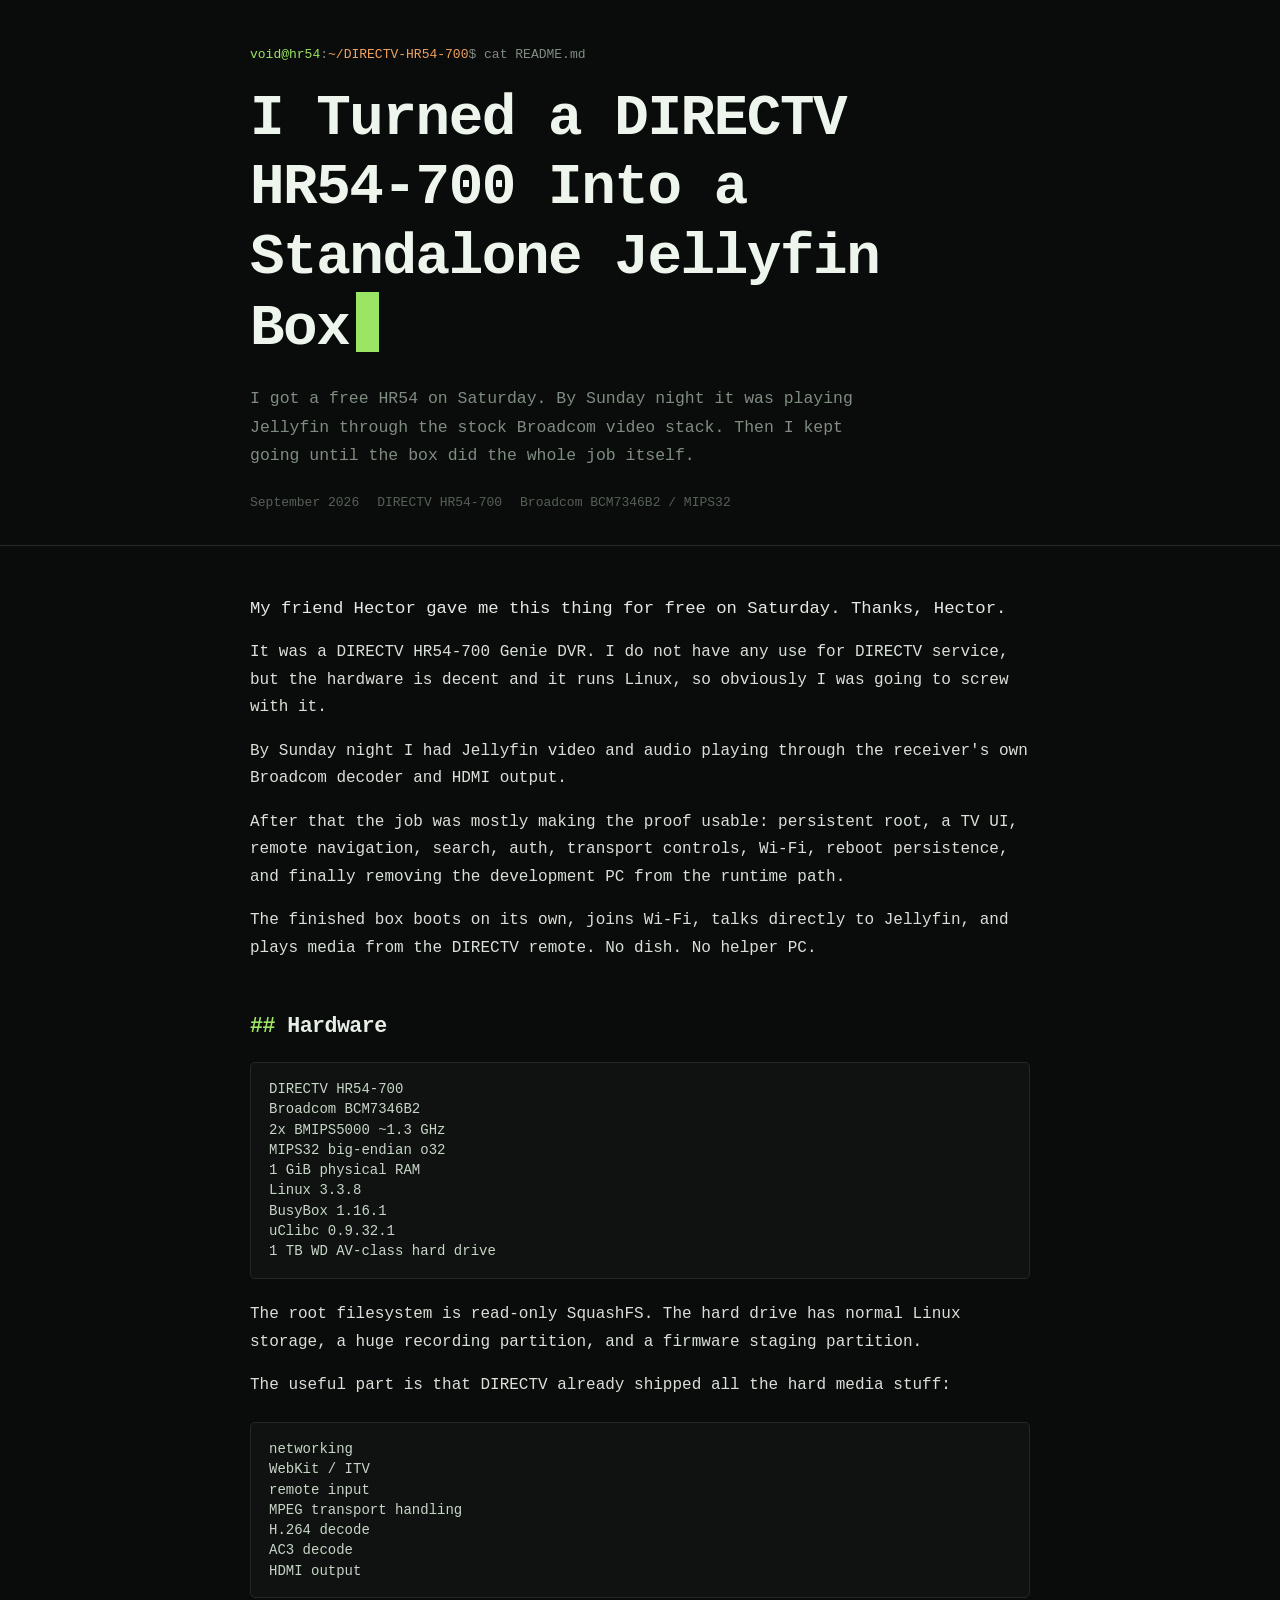
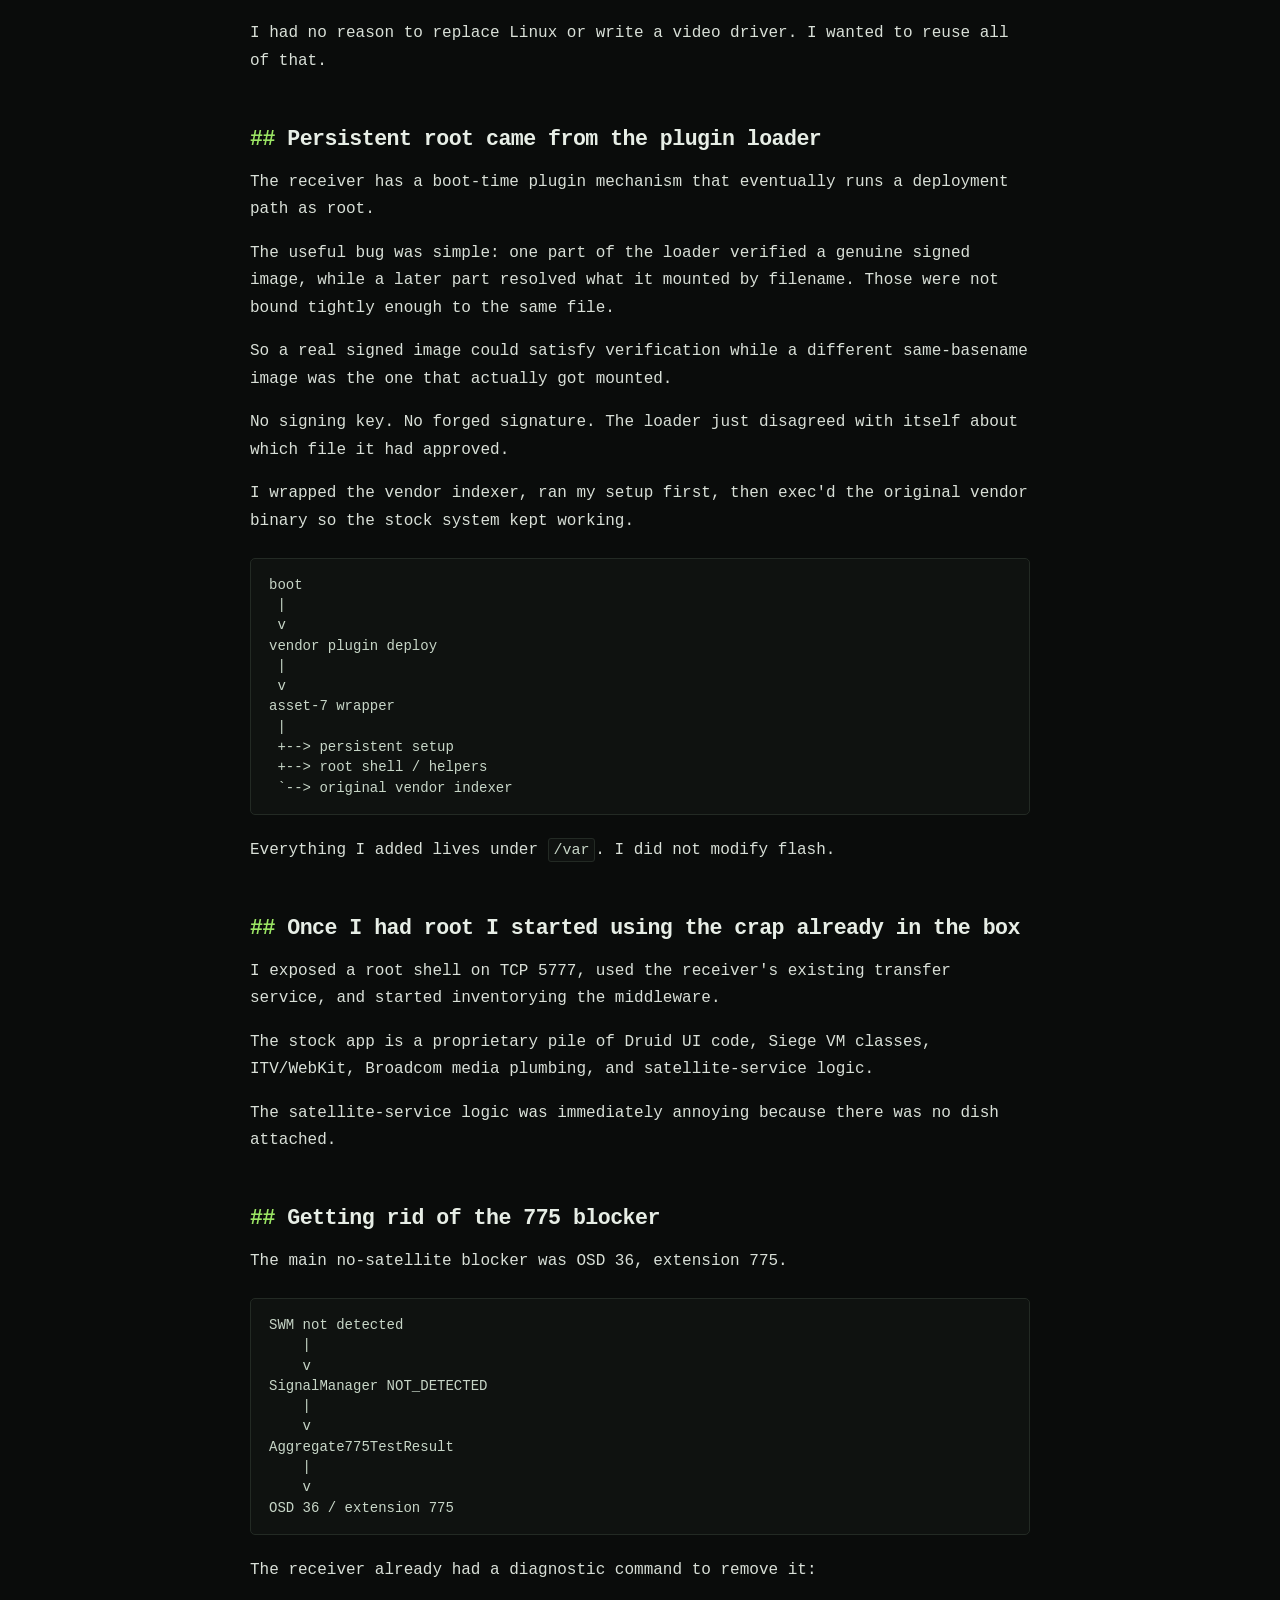
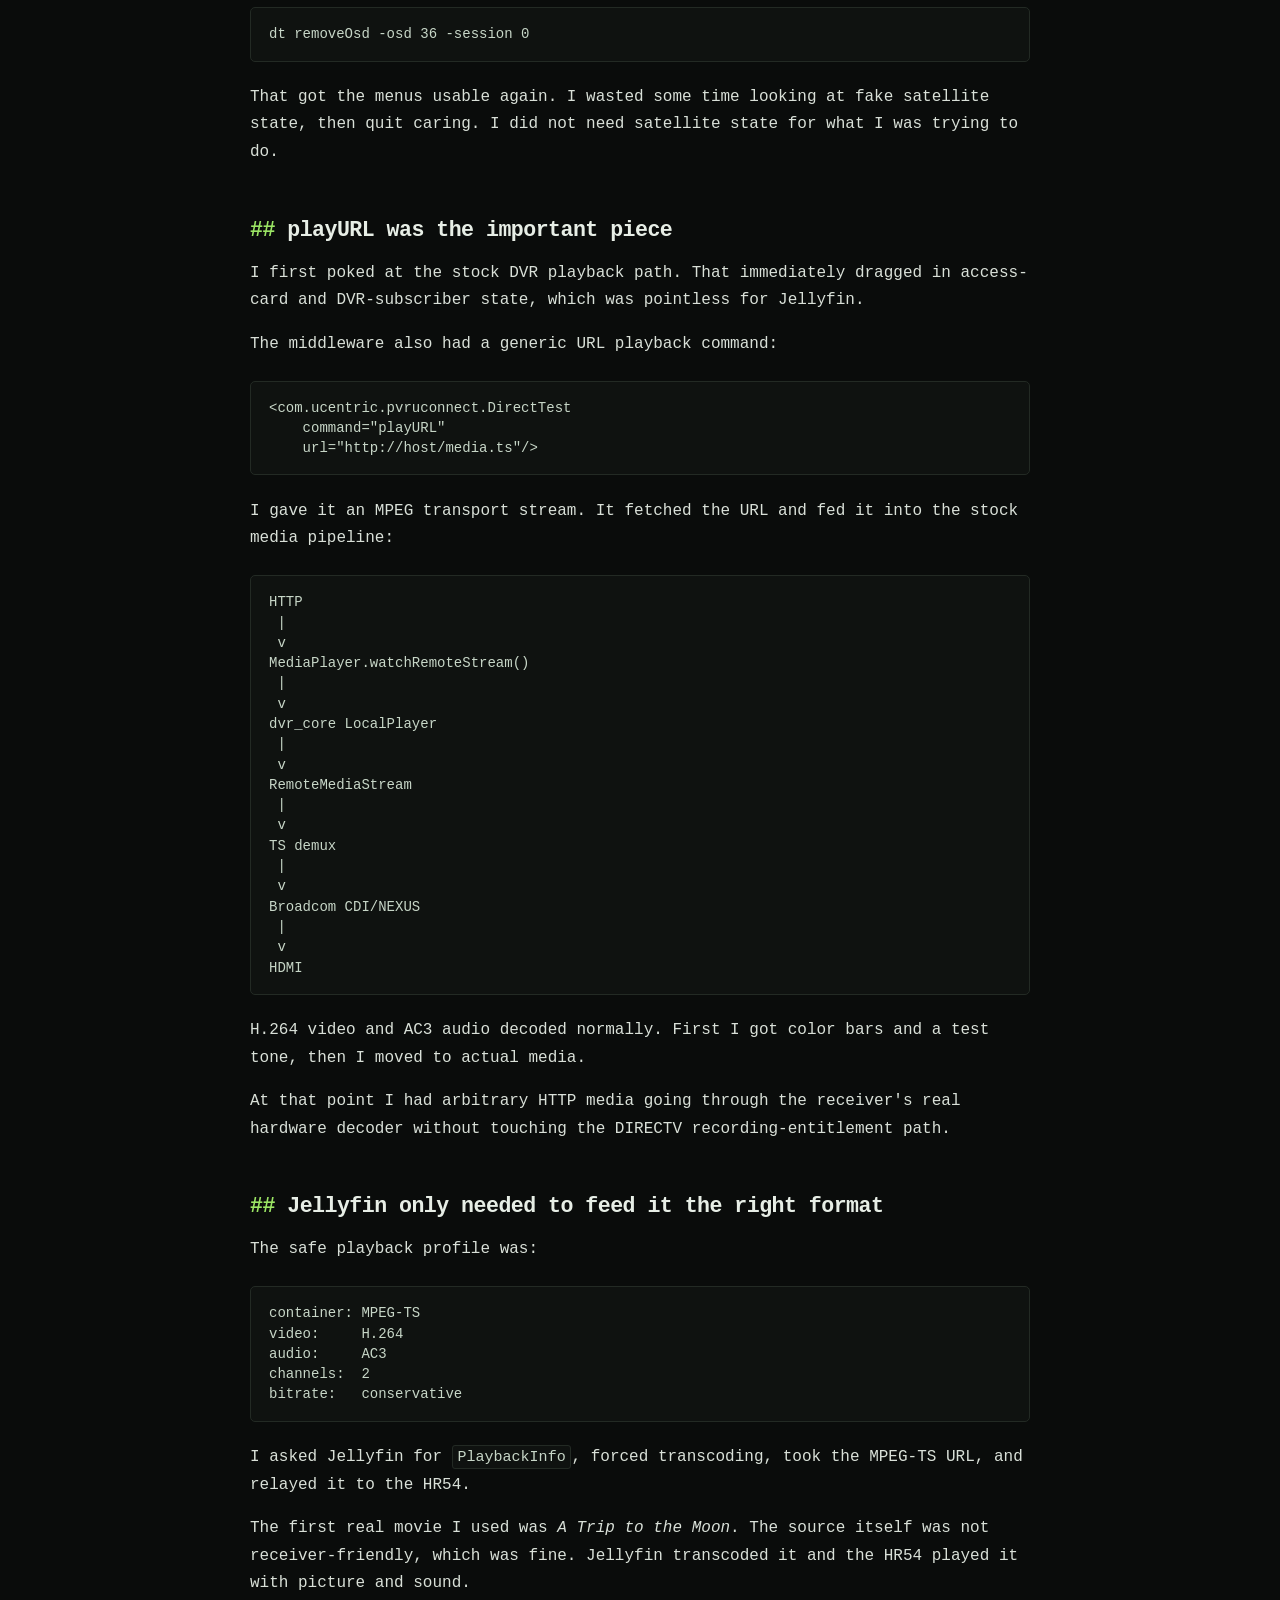
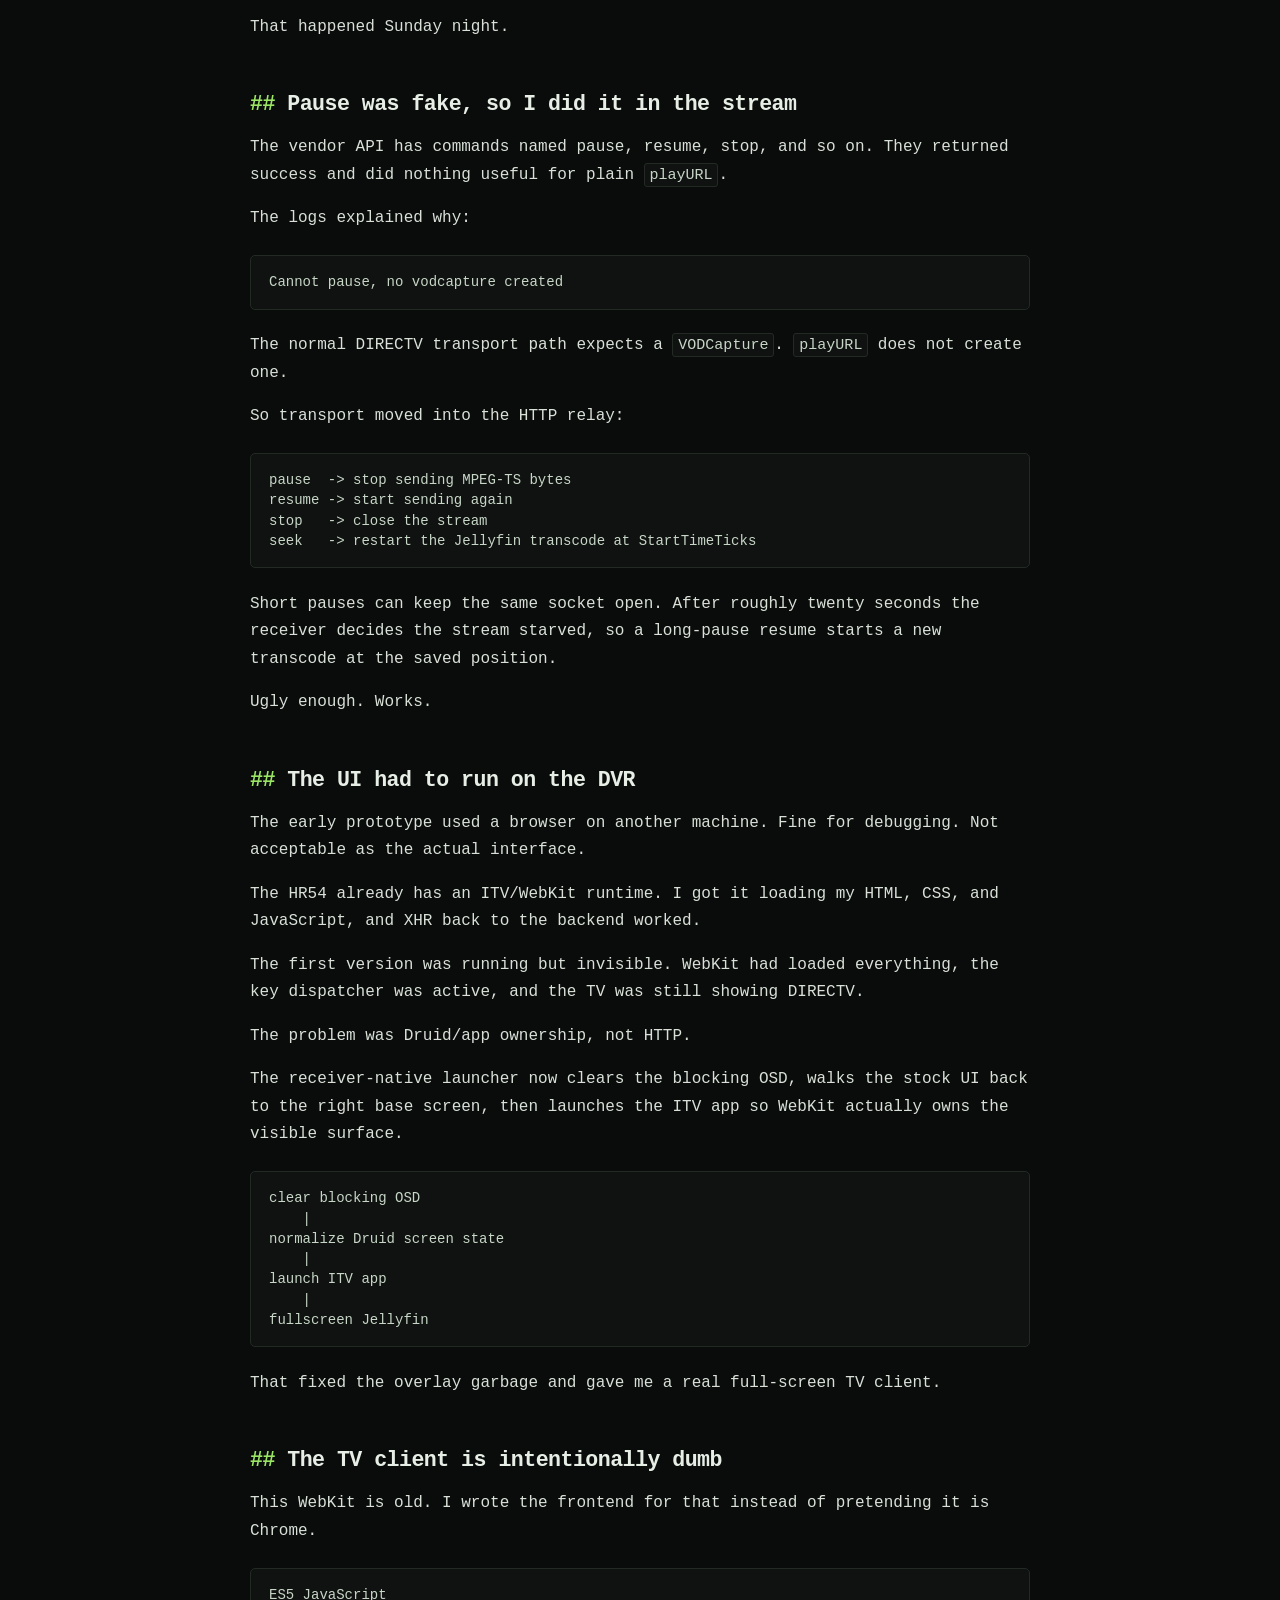
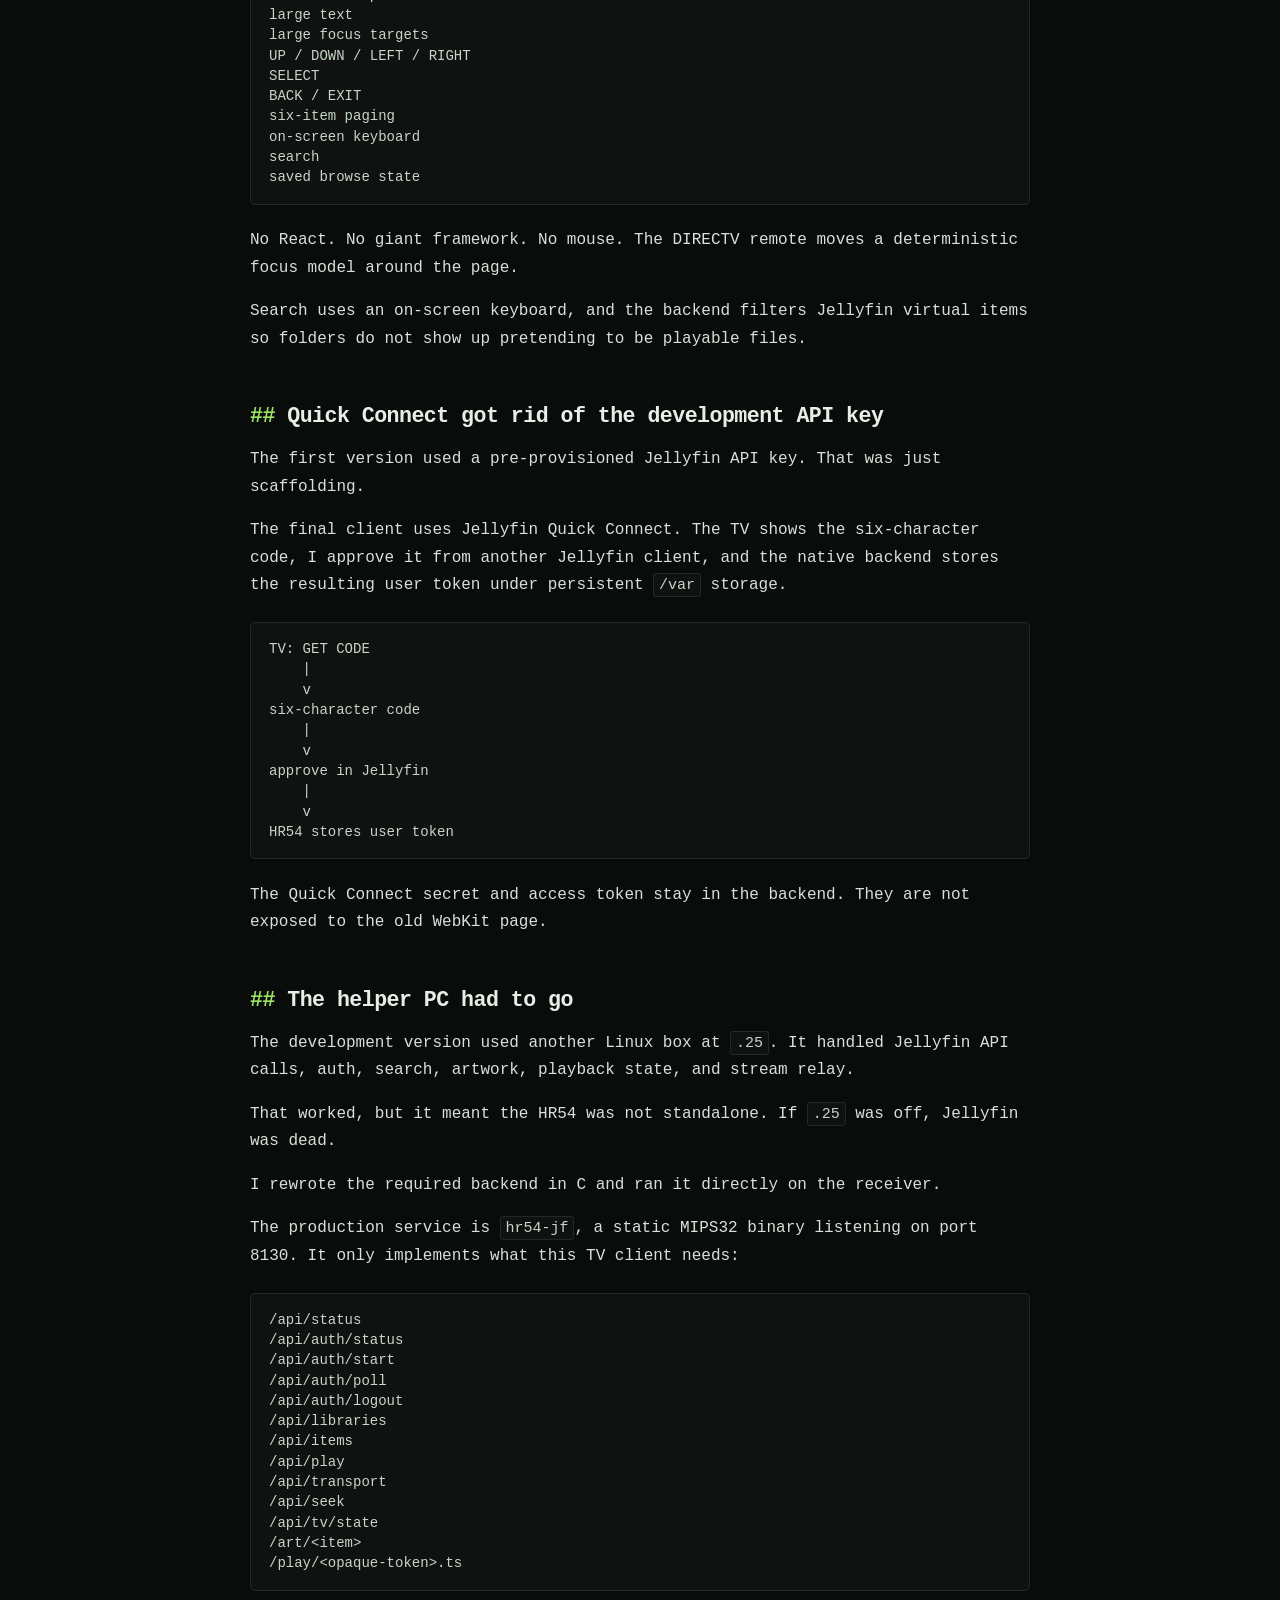
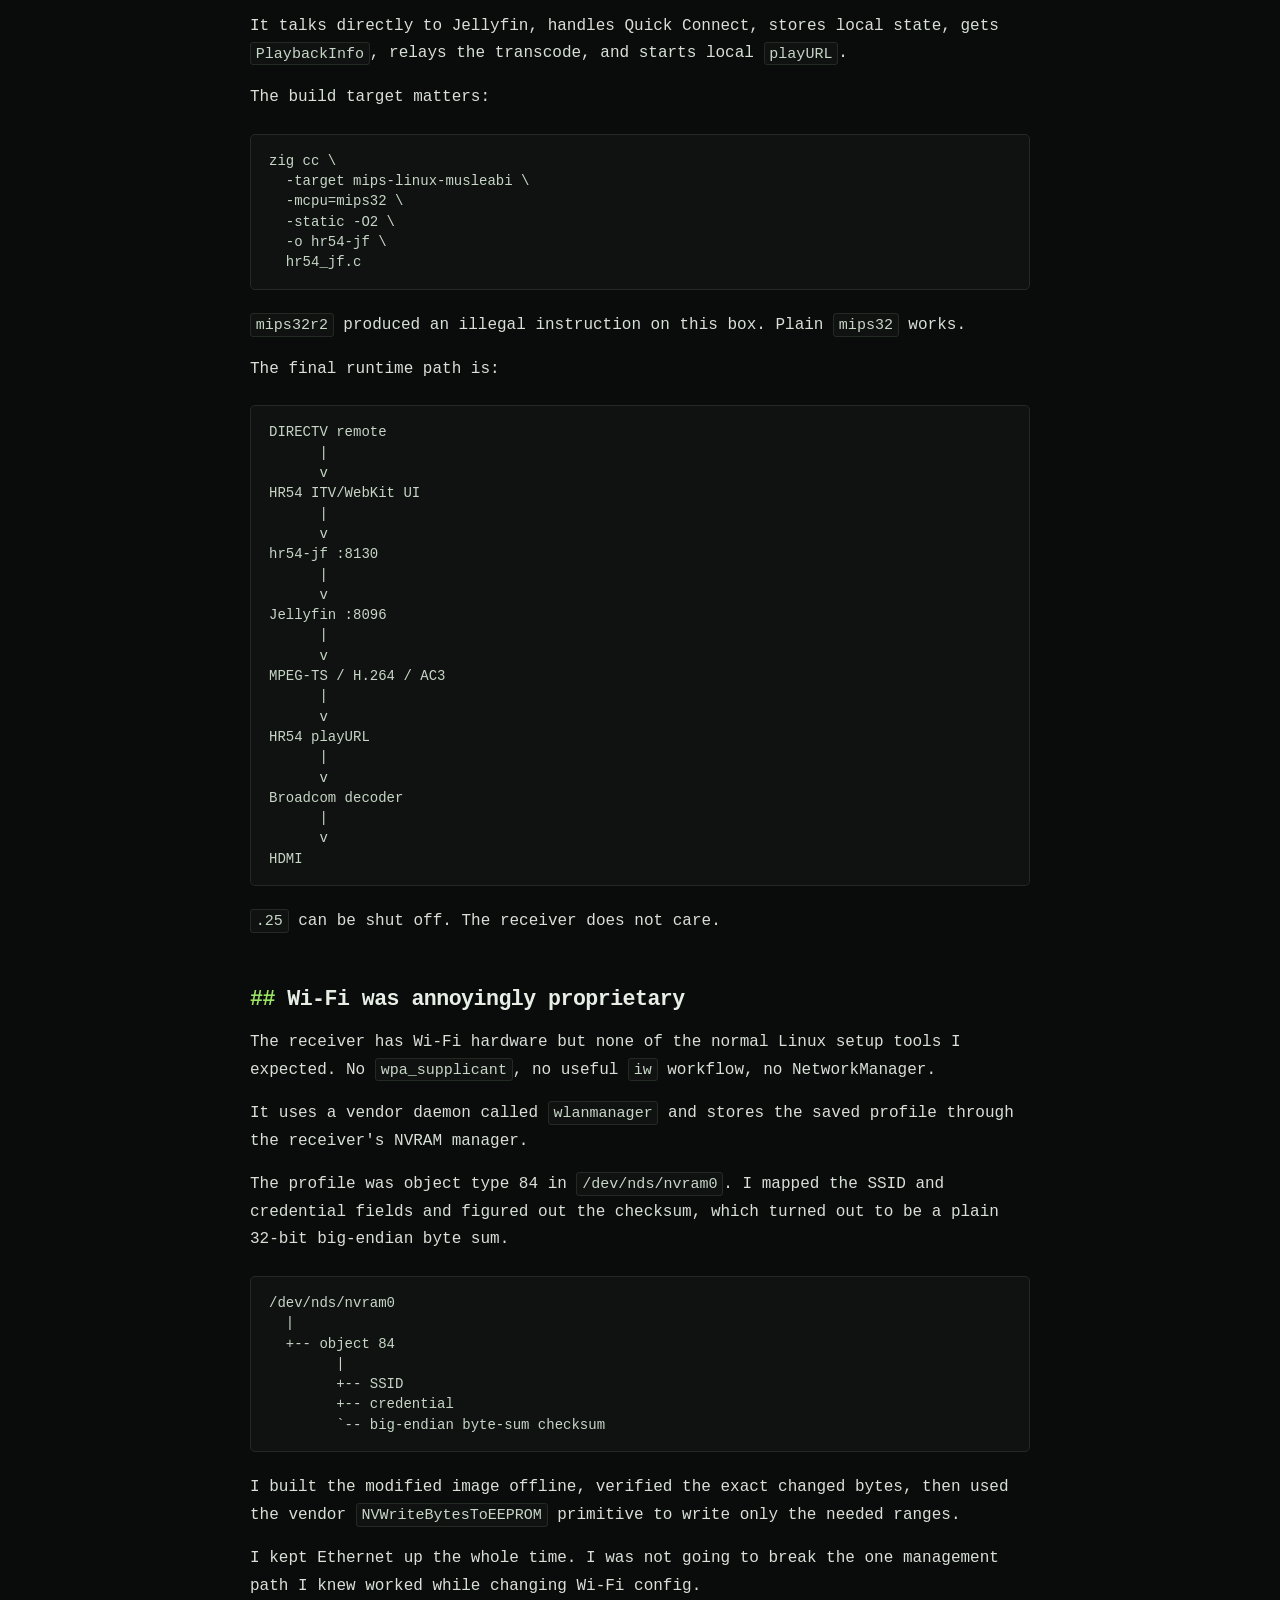
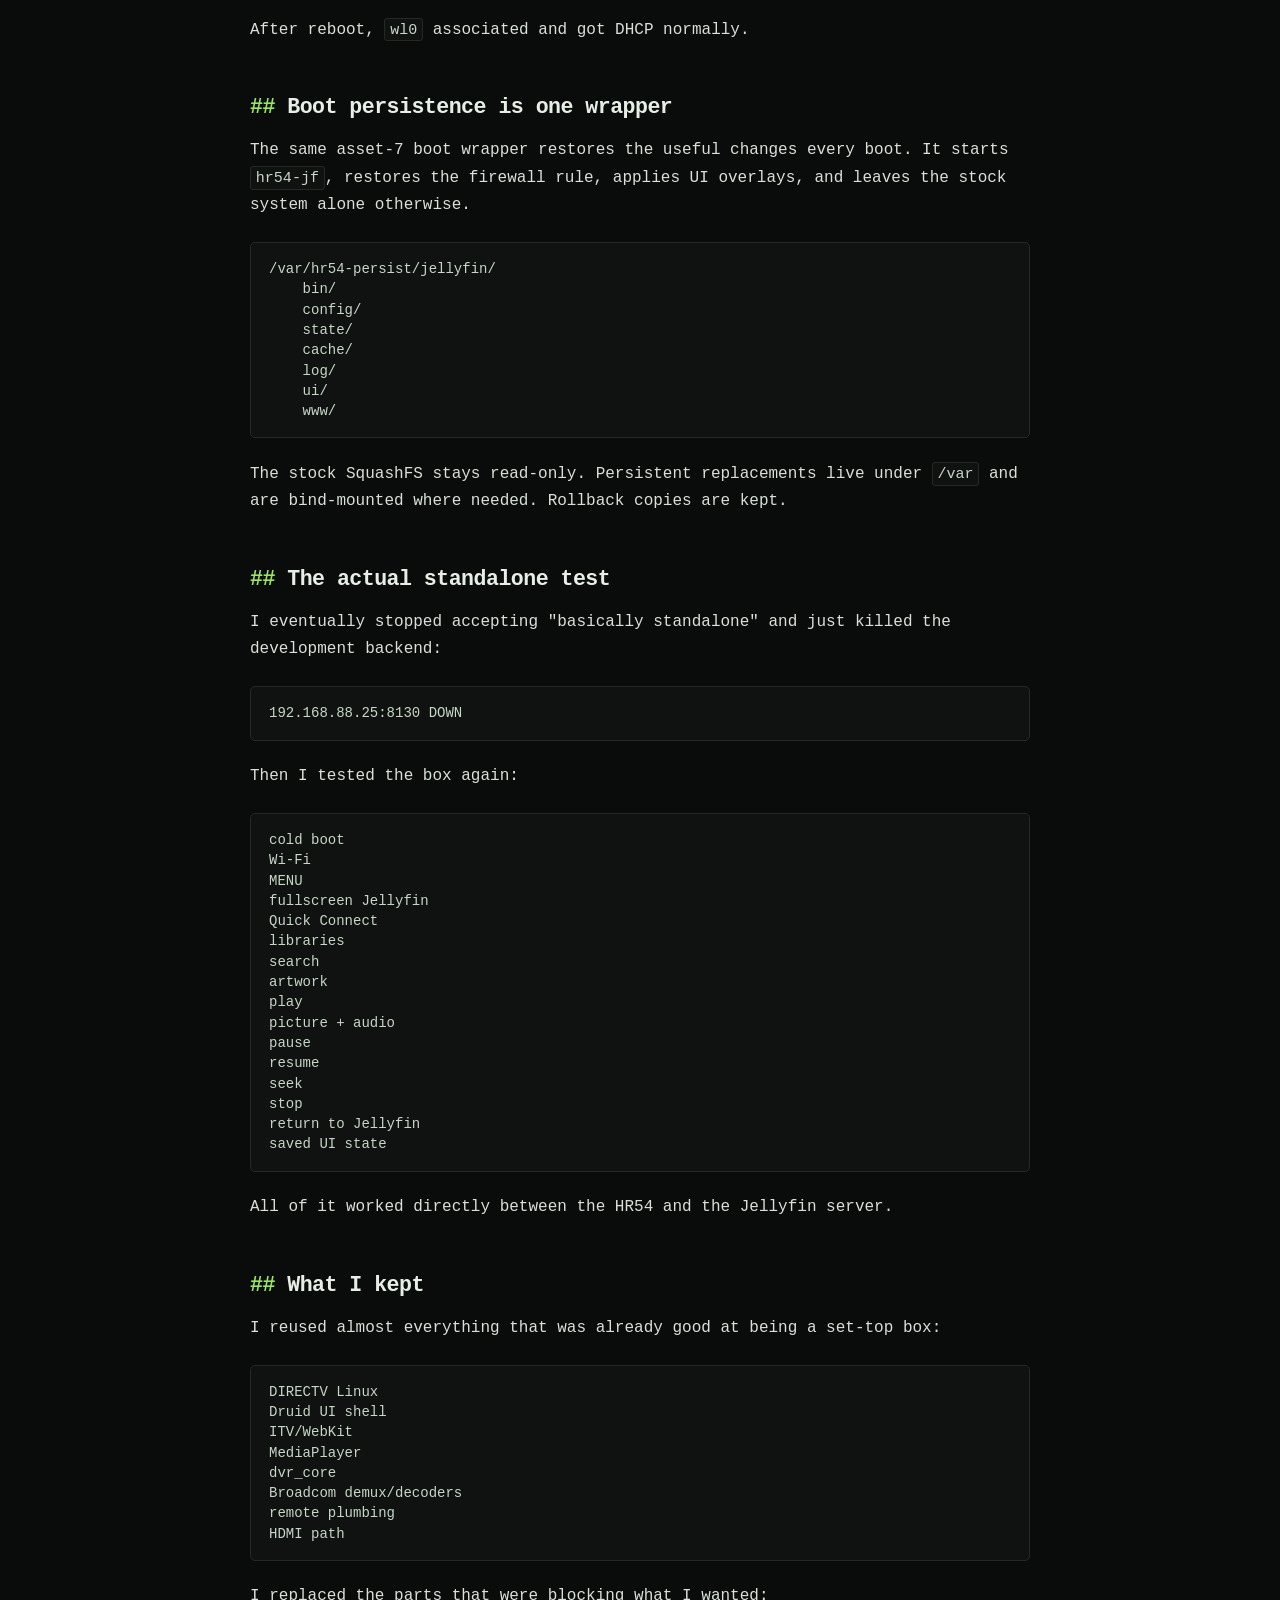
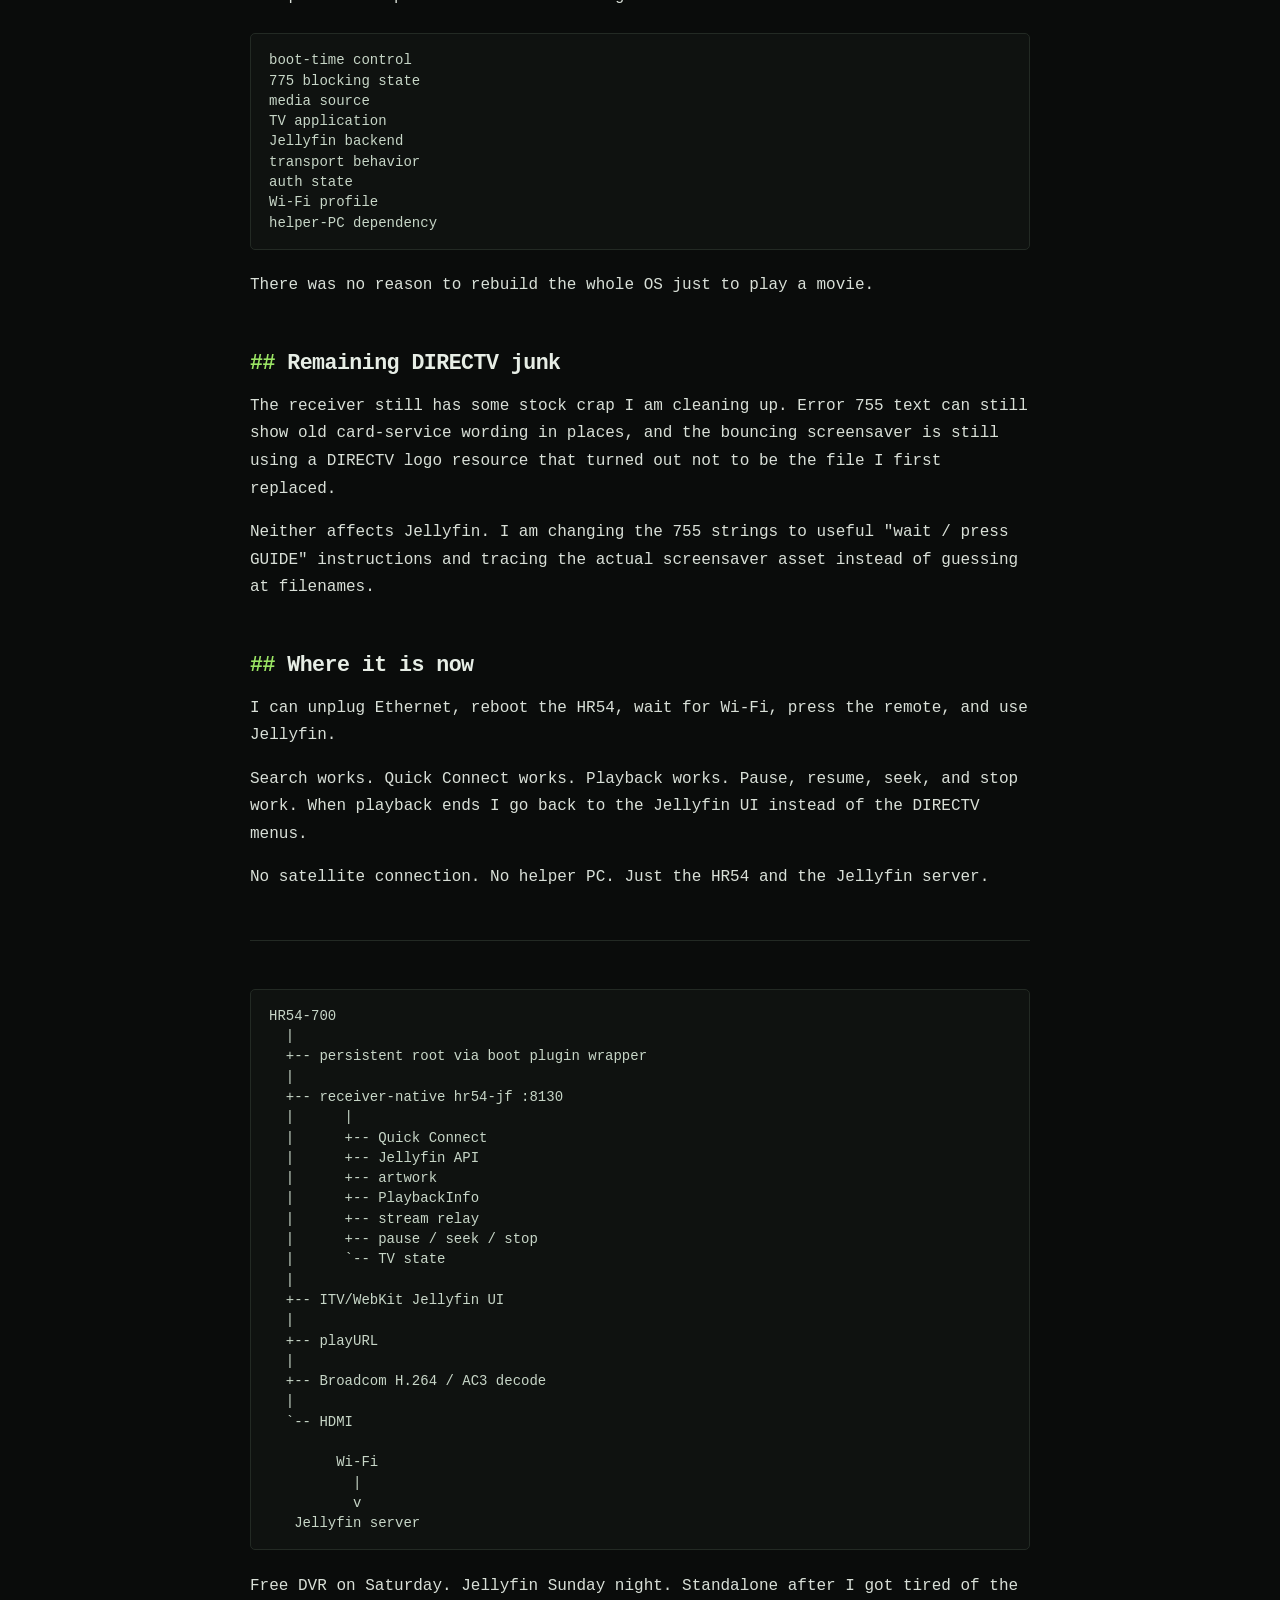
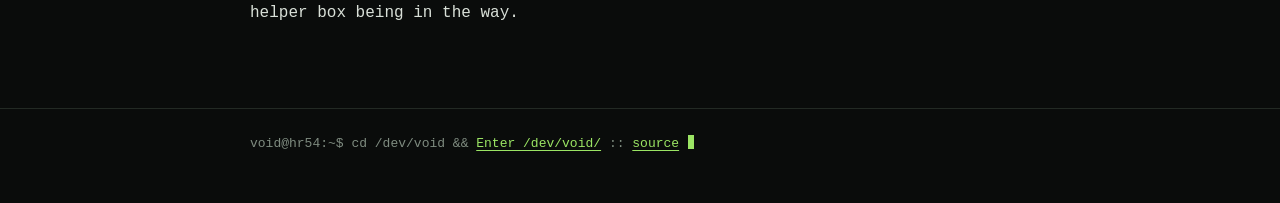
<file: index.html>
<!doctype html>
<html lang="en">
<head>
  <meta charset="utf-8">
  <meta name="viewport" content="width=device-width, initial-scale=1">
  <title>I Turned a DIRECTV HR54-700 Into a Standalone Jellyfin Box</title>
  <meta name="description" content="How I turned a free DIRECTV HR54-700 Genie DVR into a standalone Jellyfin box using persistent root, the stock Broadcom decoder, vendor WebKit, Wi-Fi, Quick Connect, and a native MIPS backend.">
  <meta name="theme-color" content="#0a0c0b">
  <meta property="og:title" content="I Turned a DIRECTV HR54-700 Into a Standalone Jellyfin Box">
  <meta property="og:description" content="A free HR54 on Saturday, Jellyfin playback by Sunday night, and eventually no helper PC left in the final architecture.">
  <meta property="og:type" content="article">
  <meta name="devvoid:post" content="1">
  <meta name="devvoid:title" content="I Turned a DIRECTV HR54-700 Into a Standalone Jellyfin Box">
  <meta name="devvoid:summary" content="A free DIRECTV HR54-700 turned into a standalone Jellyfin box using the stock Broadcom decoder, vendor WebKit, Wi-Fi, Quick Connect, and a native MIPS backend.">
  <meta name="devvoid:published" content="2026-09-28T17:49:46Z">
  <meta name="devvoid:tags" content="directv, hr54, jellyfin, reverse-engineering, embedded-linux">
  <style>
    :root {
      color-scheme: dark;
      --bg: #0a0c0b;
      --panel: #0f1210;
      --text: #d9e0d8;
      --muted: #7f8c80;
      --dim: #566057;
      --accent: #9be564;
      --accent-2: #f0a35e;
      --line: #232a24;
      --code: #c7d6c7;
      --max: 780px;
    }

    * { box-sizing: border-box; }

    html {
      background: var(--bg);
      scroll-behavior: smooth;
    }

    body {
      margin: 0;
      background: var(--bg);
      color: var(--text);
      font-family: ui-monospace, SFMono-Regular, Menlo, Monaco, Consolas, "Liberation Mono", "Courier New", monospace;
      font-size: 16px;
      line-height: 1.72;
      text-rendering: optimizeLegibility;
    }

    a {
      color: var(--accent);
      text-decoration-thickness: 1px;
      text-underline-offset: 3px;
    }

    a:hover { color: #c4ff9d; }

    .wrap {
      width: min(calc(100% - 32px), var(--max));
      margin: 0 auto;
    }

    header {
      padding: 44px 0 30px;
      border-bottom: 1px solid var(--line);
    }

    .prompt {
      margin: 0 0 18px;
      color: var(--muted);
      font-size: 13px;
    }

    .prompt .host { color: var(--accent); }
    .prompt .path { color: var(--accent-2); }

    h1, h2 {
      line-height: 1.2;
      letter-spacing: -0.025em;
    }

    h1 {
      margin: 0;
      max-width: 19ch;
      font-size: clamp(2rem, 7vw, 3.6rem);
      font-weight: 700;
      color: #eef5ed;
    }

    .dek {
      margin: 22px 0 0;
      max-width: 65ch;
      color: var(--muted);
      font-size: 1.03rem;
    }

    .meta {
      display: flex;
      flex-wrap: wrap;
      gap: 8px 18px;
      margin-top: 22px;
      color: var(--dim);
      font-size: 13px;
    }

    main {
      padding: 32px 0 64px;
    }

    h2 {
      margin: 3.2rem 0 1rem;
      font-size: 1.35rem;
      color: #e7eee6;
    }

    h2::before {
      content: "## ";
      color: var(--accent);
    }

    p { margin: 1rem 0; }
    strong { color: #f0f4ef; }

    blockquote {
      margin: 1.5rem 0;
      padding: 0.2rem 0 0.2rem 1rem;
      border-left: 2px solid var(--accent);
      color: #edf3ec;
    }

    pre {
      overflow-x: auto;
      margin: 1.4rem 0;
      padding: 16px 18px;
      border: 1px solid var(--line);
      border-radius: 5px;
      background: var(--panel);
      color: var(--code);
      line-height: 1.45;
      font-size: 14px;
      tab-size: 2;
    }

    code {
      font-family: inherit;
      color: var(--code);
    }

    p code {
      padding: 0.12rem 0.3rem;
      border: 1px solid var(--line);
      border-radius: 3px;
      background: var(--panel);
      font-size: 0.94em;
    }

    .lede {
      font-size: 1.08rem;
      color: #e4eae3;
    }

    .rule {
      height: 1px;
      margin: 3rem 0;
      background: var(--line);
    }

    footer {
      padding: 24px 0 48px;
      border-top: 1px solid var(--line);
      color: var(--muted);
      font-size: 13px;
    }

    .cursor {
      display: inline-block;
      width: 0.65ch;
      height: 1.05em;
      margin-left: 0.2ch;
      vertical-align: -0.14em;
      background: var(--accent);
      animation: blink 1.15s steps(1, end) infinite;
    }

    @keyframes blink { 50% { opacity: 0; } }

    @media (prefers-reduced-motion: reduce) {
      .cursor { animation: none; }
      html { scroll-behavior: auto; }
    }

    @media (max-width: 560px) {
      body { font-size: 15px; }
      header { padding-top: 28px; }
      pre { margin-left: -8px; margin-right: -8px; }
    }
  </style>
</head>
<body>
  <header>
    <div class="wrap">
      <p class="prompt"><span class="host">void@hr54</span>:<span class="path">~/DIRECTV-HR54-700</span>$ cat README.md</p>
      <h1>I Turned a DIRECTV HR54-700 Into a Standalone Jellyfin Box<span class="cursor" aria-hidden="true"></span></h1>
      <p class="dek">I got a free HR54 on Saturday. By Sunday night it was playing Jellyfin through the stock Broadcom video stack. Then I kept going until the box did the whole job itself.</p>
      <div class="meta">
        <span>September 2026</span>
        <span>DIRECTV HR54-700</span>
        <span>Broadcom BCM7346B2 / MIPS32</span>
      </div>
    </div>
  </header>

  <main class="wrap">
    <p class="lede">My friend Hector gave me this thing for free on Saturday. Thanks, Hector.</p>

    <p>It was a DIRECTV HR54-700 Genie DVR. I do not have any use for DIRECTV service, but the hardware is decent and it runs Linux, so obviously I was going to screw with it.</p>

    <p>By Sunday night I had Jellyfin video and audio playing through the receiver's own Broadcom decoder and HDMI output.</p>

    <p>After that the job was mostly making the proof usable: persistent root, a TV UI, remote navigation, search, auth, transport controls, Wi-Fi, reboot persistence, and finally removing the development PC from the runtime path.</p>

    <p>The finished box boots on its own, joins Wi-Fi, talks directly to Jellyfin, and plays media from the DIRECTV remote. No dish. No helper PC.</p>

    <h2>Hardware</h2>

<pre><code>DIRECTV HR54-700
Broadcom BCM7346B2
2x BMIPS5000 ~1.3 GHz
MIPS32 big-endian o32
1 GiB physical RAM
Linux 3.3.8
BusyBox 1.16.1
uClibc 0.9.32.1
1 TB WD AV-class hard drive</code></pre>

    <p>The root filesystem is read-only SquashFS. The hard drive has normal Linux storage, a huge recording partition, and a firmware staging partition.</p>

    <p>The useful part is that DIRECTV already shipped all the hard media stuff:</p>

<pre><code>networking
WebKit / ITV
remote input
MPEG transport handling
H.264 decode
AC3 decode
HDMI output</code></pre>

    <p>I had no reason to replace Linux or write a video driver. I wanted to reuse all of that.</p>

    <h2>Persistent root came from the plugin loader</h2>
    <p>The receiver has a boot-time plugin mechanism that eventually runs a deployment path as root.</p>

    <p>The useful bug was simple: one part of the loader verified a genuine signed image, while a later part resolved what it mounted by filename. Those were not bound tightly enough to the same file.</p>

    <p>So a real signed image could satisfy verification while a different same-basename image was the one that actually got mounted.</p>

    <p>No signing key. No forged signature. The loader just disagreed with itself about which file it had approved.</p>

    <p>I wrapped the vendor indexer, ran my setup first, then exec'd the original vendor binary so the stock system kept working.</p>

<pre><code>boot
 |
 v
vendor plugin deploy
 |
 v
asset-7 wrapper
 |
 +--> persistent setup
 +--> root shell / helpers
 `--> original vendor indexer</code></pre>

    <p>Everything I added lives under <code>/var</code>. I did not modify flash.</p>

    <h2>Once I had root I started using the crap already in the box</h2>

    <p>I exposed a root shell on TCP 5777, used the receiver's existing transfer service, and started inventorying the middleware.</p>

    <p>The stock app is a proprietary pile of Druid UI code, Siege VM classes, ITV/WebKit, Broadcom media plumbing, and satellite-service logic.</p>

    <p>The satellite-service logic was immediately annoying because there was no dish attached.</p>

    <h2>Getting rid of the 775 blocker</h2>

    <p>The main no-satellite blocker was OSD 36, extension 775.</p>

<pre><code>SWM not detected
    |
    v
SignalManager NOT_DETECTED
    |
    v
Aggregate775TestResult
    |
    v
OSD 36 / extension 775</code></pre>

    <p>The receiver already had a diagnostic command to remove it:</p>

<pre><code>dt removeOsd -osd 36 -session 0</code></pre>

    <p>That got the menus usable again. I wasted some time looking at fake satellite state, then quit caring. I did not need satellite state for what I was trying to do.</p>

    <h2>playURL was the important piece</h2>

    <p>I first poked at the stock DVR playback path. That immediately dragged in access-card and DVR-subscriber state, which was pointless for Jellyfin.</p>

    <p>The middleware also had a generic URL playback command:</p>

<pre><code>&lt;com.ucentric.pvruconnect.DirectTest
    command="playURL"
    url="http://host/media.ts"/&gt;</code></pre>

    <p>I gave it an MPEG transport stream. It fetched the URL and fed it into the stock media pipeline:</p>

<pre><code>HTTP
 |
 v
MediaPlayer.watchRemoteStream()
 |
 v
dvr_core LocalPlayer
 |
 v
RemoteMediaStream
 |
 v
TS demux
 |
 v
Broadcom CDI/NEXUS
 |
 v
HDMI</code></pre>

    <p>H.264 video and AC3 audio decoded normally. First I got color bars and a test tone, then I moved to actual media.</p>

    <p>At that point I had arbitrary HTTP media going through the receiver's real hardware decoder without touching the DIRECTV recording-entitlement path.</p>

    <h2>Jellyfin only needed to feed it the right format</h2>

    <p>The safe playback profile was:</p>

<pre><code>container: MPEG-TS
video:     H.264
audio:     AC3
channels:  2
bitrate:   conservative</code></pre>

    <p>I asked Jellyfin for <code>PlaybackInfo</code>, forced transcoding, took the MPEG-TS URL, and relayed it to the HR54.</p>

    <p>The first real movie I used was <em>A Trip to the Moon</em>. The source itself was not receiver-friendly, which was fine. Jellyfin transcoded it and the HR54 played it with picture and sound.</p>

    <p>That happened Sunday night.</p>

    <h2>Pause was fake, so I did it in the stream</h2>

    <p>The vendor API has commands named pause, resume, stop, and so on. They returned success and did nothing useful for plain <code>playURL</code>.</p>

    <p>The logs explained why:</p>

<pre><code>Cannot pause, no vodcapture created</code></pre>

    <p>The normal DIRECTV transport path expects a <code>VODCapture</code>. <code>playURL</code> does not create one.</p>

    <p>So transport moved into the HTTP relay:</p>

<pre><code>pause  -> stop sending MPEG-TS bytes
resume -> start sending again
stop   -> close the stream
seek   -> restart the Jellyfin transcode at StartTimeTicks</code></pre>

    <p>Short pauses can keep the same socket open. After roughly twenty seconds the receiver decides the stream starved, so a long-pause resume starts a new transcode at the saved position.</p>

    <p>Ugly enough. Works.</p>

    <h2>The UI had to run on the DVR</h2>

    <p>The early prototype used a browser on another machine. Fine for debugging. Not acceptable as the actual interface.</p>

    <p>The HR54 already has an ITV/WebKit runtime. I got it loading my HTML, CSS, and JavaScript, and XHR back to the backend worked.</p>

    <p>The first version was running but invisible. WebKit had loaded everything, the key dispatcher was active, and the TV was still showing DIRECTV.</p>

    <p>The problem was Druid/app ownership, not HTTP.</p>

    <p>The receiver-native launcher now clears the blocking OSD, walks the stock UI back to the right base screen, then launches the ITV app so WebKit actually owns the visible surface.</p>

<pre><code>clear blocking OSD
    |
normalize Druid screen state
    |
launch ITV app
    |
fullscreen Jellyfin</code></pre>

    <p>That fixed the overlay garbage and gave me a real full-screen TV client.</p>

    <h2>The TV client is intentionally dumb</h2>

    <p>This WebKit is old. I wrote the frontend for that instead of pretending it is Chrome.</p>

<pre><code>ES5 JavaScript
large text
large focus targets
UP / DOWN / LEFT / RIGHT
SELECT
BACK / EXIT
six-item paging
on-screen keyboard
search
saved browse state</code></pre>

    <p>No React. No giant framework. No mouse. The DIRECTV remote moves a deterministic focus model around the page.</p>

    <p>Search uses an on-screen keyboard, and the backend filters Jellyfin virtual items so folders do not show up pretending to be playable files.</p>

    <h2>Quick Connect got rid of the development API key</h2>

    <p>The first version used a pre-provisioned Jellyfin API key. That was just scaffolding.</p>

    <p>The final client uses Jellyfin Quick Connect. The TV shows the six-character code, I approve it from another Jellyfin client, and the native backend stores the resulting user token under persistent <code>/var</code> storage.</p>

<pre><code>TV: GET CODE
    |
    v
six-character code
    |
    v
approve in Jellyfin
    |
    v
HR54 stores user token</code></pre>

    <p>The Quick Connect secret and access token stay in the backend. They are not exposed to the old WebKit page.</p>

    <h2>The helper PC had to go</h2>

    <p>The development version used another Linux box at <code>.25</code>. It handled Jellyfin API calls, auth, search, artwork, playback state, and stream relay.</p>

    <p>That worked, but it meant the HR54 was not standalone. If <code>.25</code> was off, Jellyfin was dead.</p>

    <p>I rewrote the required backend in C and ran it directly on the receiver.</p>

    <p>The production service is <code>hr54-jf</code>, a static MIPS32 binary listening on port 8130. It only implements what this TV client needs:</p>

<pre><code>/api/status
/api/auth/status
/api/auth/start
/api/auth/poll
/api/auth/logout
/api/libraries
/api/items
/api/play
/api/transport
/api/seek
/api/tv/state
/art/&lt;item&gt;
/play/&lt;opaque-token&gt;.ts</code></pre>

    <p>It talks directly to Jellyfin, handles Quick Connect, stores local state, gets <code>PlaybackInfo</code>, relays the transcode, and starts local <code>playURL</code>.</p>

    <p>The build target matters:</p>

<pre><code>zig cc \
  -target mips-linux-musleabi \
  -mcpu=mips32 \
  -static -O2 \
  -o hr54-jf \
  hr54_jf.c</code></pre>

    <p><code>mips32r2</code> produced an illegal instruction on this box. Plain <code>mips32</code> works.</p>

    <p>The final runtime path is:</p>

<pre><code>DIRECTV remote
      |
      v
HR54 ITV/WebKit UI
      |
      v
hr54-jf :8130
      |
      v
Jellyfin :8096
      |
      v
MPEG-TS / H.264 / AC3
      |
      v
HR54 playURL
      |
      v
Broadcom decoder
      |
      v
HDMI</code></pre>

    <p><code>.25</code> can be shut off. The receiver does not care.</p>
    <h2>Wi-Fi was annoyingly proprietary</h2>

    <p>The receiver has Wi-Fi hardware but none of the normal Linux setup tools I expected. No <code>wpa_supplicant</code>, no useful <code>iw</code> workflow, no NetworkManager.</p>

    <p>It uses a vendor daemon called <code>wlanmanager</code> and stores the saved profile through the receiver's NVRAM manager.</p>

    <p>The profile was object type 84 in <code>/dev/nds/nvram0</code>. I mapped the SSID and credential fields and figured out the checksum, which turned out to be a plain 32-bit big-endian byte sum.</p>

<pre><code>/dev/nds/nvram0
  |
  +-- object 84
        |
        +-- SSID
        +-- credential
        `-- big-endian byte-sum checksum</code></pre>

    <p>I built the modified image offline, verified the exact changed bytes, then used the vendor <code>NVWriteBytesToEEPROM</code> primitive to write only the needed ranges.</p>

    <p>I kept Ethernet up the whole time. I was not going to break the one management path I knew worked while changing Wi-Fi config.</p>

    <p>After reboot, <code>wl0</code> associated and got DHCP normally.</p>

    <h2>Boot persistence is one wrapper</h2>

    <p>The same asset-7 boot wrapper restores the useful changes every boot. It starts <code>hr54-jf</code>, restores the firewall rule, applies UI overlays, and leaves the stock system alone otherwise.</p>

<pre><code>/var/hr54-persist/jellyfin/
    bin/
    config/
    state/
    cache/
    log/
    ui/
    www/</code></pre>

    <p>The stock SquashFS stays read-only. Persistent replacements live under <code>/var</code> and are bind-mounted where needed. Rollback copies are kept.</p>

    <h2>The actual standalone test</h2>

    <p>I eventually stopped accepting "basically standalone" and just killed the development backend:</p>

<pre><code>192.168.88.25:8130 DOWN</code></pre>

    <p>Then I tested the box again:</p>

<pre><code>cold boot
Wi-Fi
MENU
fullscreen Jellyfin
Quick Connect
libraries
search
artwork
play
picture + audio
pause
resume
seek
stop
return to Jellyfin
saved UI state</code></pre>

    <p>All of it worked directly between the HR54 and the Jellyfin server.</p>

    <h2>What I kept</h2>

    <p>I reused almost everything that was already good at being a set-top box:</p>

<pre><code>DIRECTV Linux
Druid UI shell
ITV/WebKit
MediaPlayer
dvr_core
Broadcom demux/decoders
remote plumbing
HDMI path</code></pre>

    <p>I replaced the parts that were blocking what I wanted:</p>

<pre><code>boot-time control
775 blocking state
media source
TV application
Jellyfin backend
transport behavior
auth state
Wi-Fi profile
helper-PC dependency</code></pre>

    <p>There was no reason to rebuild the whole OS just to play a movie.</p>

    <h2>Remaining DIRECTV junk</h2>

    <p>The receiver still has some stock crap I am cleaning up. Error 755 text can still show old card-service wording in places, and the bouncing screensaver is still using a DIRECTV logo resource that turned out not to be the file I first replaced.</p>

    <p>Neither affects Jellyfin. I am changing the 755 strings to useful "wait / press GUIDE" instructions and tracing the actual screensaver asset instead of guessing at filenames.</p>

    <h2>Where it is now</h2>

    <p>I can unplug Ethernet, reboot the HR54, wait for Wi-Fi, press the remote, and use Jellyfin.</p>

    <p>Search works. Quick Connect works. Playback works. Pause, resume, seek, and stop work. When playback ends I go back to the Jellyfin UI instead of the DIRECTV menus.</p>

    <p>No satellite connection. No helper PC. Just the HR54 and the Jellyfin server.</p>

    <div class="rule"></div>

<pre><code>HR54-700
  |
  +-- persistent root via boot plugin wrapper
  |
  +-- receiver-native hr54-jf :8130
  |      |
  |      +-- Quick Connect
  |      +-- Jellyfin API
  |      +-- artwork
  |      +-- PlaybackInfo
  |      +-- stream relay
  |      +-- pause / seek / stop
  |      `-- TV state
  |
  +-- ITV/WebKit Jellyfin UI
  |
  +-- playURL
  |
  +-- Broadcom H.264 / AC3 decode
  |
  `-- HDMI

        Wi-Fi
          |
          v
   Jellyfin server</code></pre>

    <p>Free DVR on Saturday. Jellyfin Sunday night. Standalone after I got tired of the helper box being in the way.</p>
  </main>

  <footer>
    <div class="wrap">
      <span>void@hr54:~$ cd /dev/void &amp;&amp; </span><a href="https://voidnullvalue.github.io/Enter-dev-void/">Enter /dev/void/</a><span> :: </span><a href="https://github.com/voidnullvalue/DIRECTV-HR54-700">source</a><span> </span><span class="cursor" aria-hidden="true"></span>
    </div>
  </footer>
</body>
</html>
</file>
